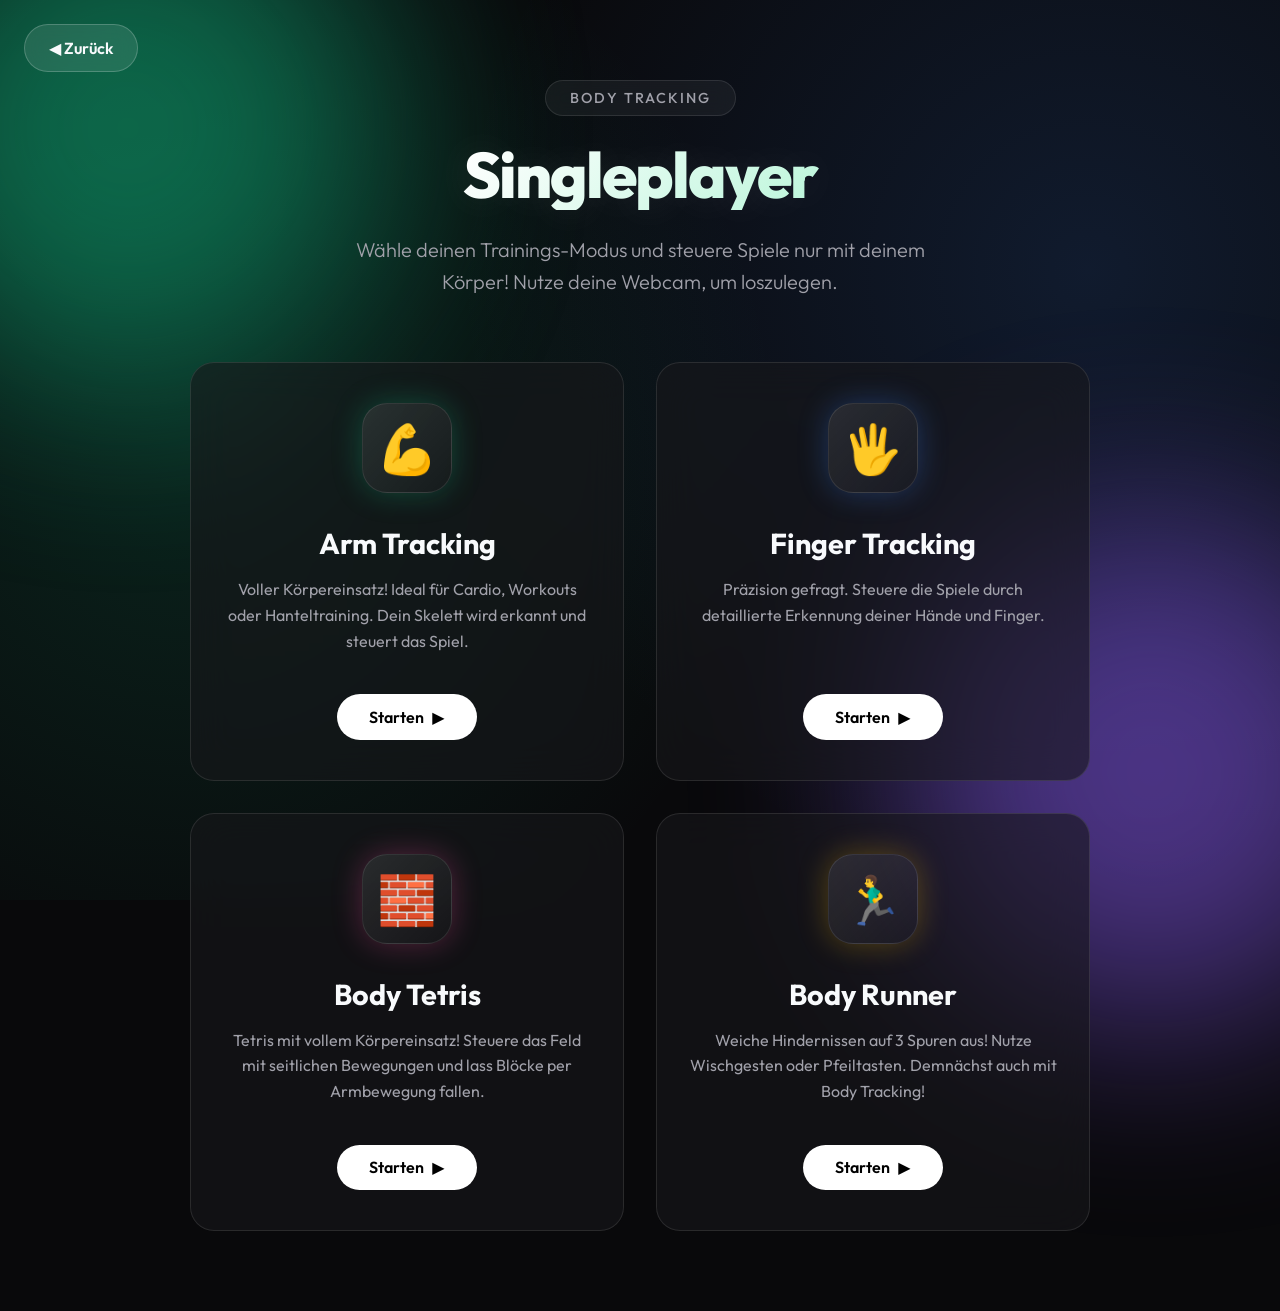
<file: projekte/singleplayer/index.html>
<!DOCTYPE html>
<html lang="de">

<head>
  <meta charset="UTF-8" />
  <meta name="viewport" content="width=device-width, initial-scale=1.0" />
  <title>Singleplayer Tracking</title>
  <link rel="preconnect" href="https://fonts.googleapis.com">
  <link rel="preconnect" href="https://fonts.gstatic.com" crossorigin>
  <link href="https://fonts.googleapis.com/css2?family=Outfit:wght@300;400;500;600;700;800&display=swap"
    rel="stylesheet">
  <style>
    :root {
      --bg: #09090b;
      --card-bg: rgba(24, 24, 27, 0.6);
      --card-border: rgba(255, 255, 255, 0.1);
      --text-main: #f8fafc;
      --text-muted: #a1a1aa;
      --accent-1: #10b981; /* Green focus for fitness/singleplayer */
      --accent-2: #3b82f6;
      --accent-3: #8b5cf6;
      --card-radius: 24px;
    }

    * {
      box-sizing: border-box;
      margin: 0;
      padding: 0;
    }

    body {
      font-family: 'Outfit', system-ui, -apple-system, sans-serif;
      color: var(--text-main);
      background-color: var(--bg);
      background-image:
        radial-gradient(circle at 15% 50%, rgba(16, 185, 129, 0.15), transparent 50%),
        radial-gradient(circle at 85% 30%, rgba(59, 130, 246, 0.15), transparent 50%);
      background-attachment: fixed;
      min-height: 100vh;
      display: flex;
      flex-direction: column;
      align-items: center;
      padding: 5rem 1.5rem;
      overflow-x: hidden;
    }

    /* Ambient animated background bubbles */
    body::before,
    body::after {
      content: '';
      position: fixed;
      width: 40vw;
      height: 40vw;
      border-radius: 50%;
      filter: blur(100px);
      z-index: -1;
      opacity: 0.5;
    }

    body::before {
      top: -10vw;
      left: -10vw;
      background: var(--accent-1);
      animation: drift 20s infinite alternate ease-in-out;
    }

    body::after {
      bottom: -10vw;
      right: -10vw;
      background: var(--accent-3);
      animation: drift 25s infinite alternate-reverse ease-in-out;
    }

    @keyframes drift {
      0% {
        transform: translate(0, 0) scale(1);
      }
      100% {
        transform: translate(5vw, 5vw) scale(1.1);
      }
    }

    .back-btn {
      position: absolute;
      top: 1.5rem;
      left: 1.5rem;
      padding: 0.8rem 1.5rem;
      border-radius: 99px;
      background: rgba(255, 255, 255, 0.1);
      border: 1px solid rgba(255, 255, 255, 0.2);
      color: var(--text-main);
      text-decoration: none;
      font-weight: 600;
      backdrop-filter: blur(10px);
      transition: all 0.3s ease;
      z-index: 100;
      display: flex;
      align-items: center;
      gap: 0.5rem;
    }

    .back-btn:hover {
      background: rgba(255, 255, 255, 0.2);
      transform: translateY(-2px);
      box-shadow: 0 10px 20px rgba(0,0,0,0.2);
    }

    header {
      text-align: center;
      margin-bottom: 4rem;
      animation: fadeDown 1s ease-out;
      position: relative;
      z-index: 10;
    }

    @keyframes fadeDown {
      from {
        opacity: 0;
        transform: translateY(-20px);
      }
      to {
        opacity: 1;
        transform: translateY(0);
      }
    }

    .title-badge {
      display: inline-block;
      padding: 0.5rem 1.5rem;
      border-radius: 99px;
      background: rgba(255, 255, 255, 0.05);
      border: 1px solid rgba(255, 255, 255, 0.1);
      font-size: 0.9rem;
      font-weight: 500;
      letter-spacing: 2px;
      text-transform: uppercase;
      color: var(--text-muted);
      margin-bottom: 1.5rem;
      backdrop-filter: blur(10px);
    }

    h1 {
      font-size: 4rem;
      font-weight: 800;
      letter-spacing: -0.03em;
      line-height: 1.1;
      margin-bottom: 1.5rem;
      background: linear-gradient(135deg, #fff 20%, #a7f3d0 100%);
      -webkit-background-clip: text;
      background-clip: text;
      -webkit-text-fill-color: transparent;
      text-shadow: 0 0 40px rgba(255, 255, 255, 0.1);
    }

    .subtitle {
      font-size: 1.25rem;
      color: var(--text-muted);
      font-weight: 300;
      max-width: 600px;
      margin: 0 auto;
      line-height: 1.6;
    }

    main {
      width: 100%;
      max-width: 900px;
      animation: fadeUp 1s ease-out 0.2s backwards;
      position: relative;
      z-index: 10;
    }

    @keyframes fadeUp {
      from {
        opacity: 0;
        transform: translateY(30px);
      }
      to {
        opacity: 1;
        transform: translateY(0);
      }
    }

    .games-grid {
      display: grid;
      grid-template-columns: repeat(auto-fill, minmax(350px, 1fr));
      gap: 2rem;
    }

    .game-card {
      background: var(--card-bg);
      border: 1px solid var(--card-border);
      border-radius: var(--card-radius);
      padding: 2.5rem 2rem;
      display: flex;
      flex-direction: column;
      align-items: center;
      text-align: center;
      text-decoration: none;
      color: var(--text-main);
      transition: all 0.4s cubic-bezier(0.175, 0.885, 0.32, 1.275);
      position: relative;
      overflow: hidden;
      backdrop-filter: blur(20px);
      -webkit-backdrop-filter: blur(20px);
    }

    .game-card::before {
      content: '';
      position: absolute;
      top: 0;
      left: 0;
      width: 100%;
      height: 100%;
      background: linear-gradient(180deg, rgba(255, 255, 255, 0.05) 0%, transparent 100%);
      opacity: 0;
      transition: opacity 0.4s ease;
      pointer-events: none;
    }

    .game-card:hover {
      transform: translateY(-10px) scale(1.02);
      border-color: rgba(255, 255, 255, 0.2);
      box-shadow: 0 30px 60px rgba(0, 0, 0, 0.4), inset 0 1px 0 rgba(255, 255, 255, 0.2);
    }

    .game-card:hover::before {
      opacity: 1;
    }

    .game-icon-wrapper {
      width: 90px;
      height: 90px;
      border-radius: 25px;
      display: flex;
      justify-content: center;
      align-items: center;
      font-size: 3rem;
      margin-bottom: 2rem;
      background: linear-gradient(135deg, rgba(255, 255, 255, 0.1), rgba(255, 255, 255, 0.02));
      border: 1px solid rgba(255, 255, 255, 0.1);
      box-shadow: 0 10px 20px rgba(0, 0, 0, 0.2);
      position: relative;
      z-index: 1;
      transition: all 0.4s ease;
    }

    .game-card:hover .game-icon-wrapper {
      transform: scale(1.1) rotate(5deg);
    }

    /* Glow Effekte */
    .icon-arm {
      box-shadow: 0 0 30px rgba(16, 185, 129, 0.3);
    }

    .game-card:hover .icon-arm {
      box-shadow: 0 0 40px rgba(16, 185, 129, 0.6);
      border-color: rgba(16, 185, 129, 0.4);
    }

    .icon-finger {
      box-shadow: 0 0 30px rgba(59, 130, 246, 0.3);
    }

    .game-card:hover .icon-finger {
      box-shadow: 0 0 40px rgba(59, 130, 246, 0.6);
      border-color: rgba(59, 130, 246, 0.4);
    }

    .icon-tetris {
      box-shadow: 0 0 30px rgba(236, 72, 153, 0.3);
    }

    .game-card:hover .icon-tetris {
      box-shadow: 0 0 40px rgba(236, 72, 153, 0.6);
      border-color: rgba(236, 72, 153, 0.4);
    }

    .icon-runner {
      box-shadow: 0 0 30px rgba(234, 179, 8, 0.3);
    }

    .game-card:hover .icon-runner {
      box-shadow: 0 0 40px rgba(234, 179, 8, 0.6);
      border-color: rgba(234, 179, 8, 0.4);
    }

    .game-title {
      font-size: 1.8rem;
      font-weight: 700;
      margin-bottom: 1rem;
      position: relative;
      z-index: 1;
    }

    .game-desc {
      font-size: 1rem;
      color: var(--text-muted);
      line-height: 1.6;
      margin-bottom: 2.5rem;
      position: relative;
      z-index: 1;
    }

    .play-btn {
      margin-top: auto;
      display: inline-flex;
      align-items: center;
      gap: 0.5rem;
      padding: 0.8rem 2rem;
      border-radius: 99px;
      background: white;
      color: black;
      font-weight: 600;
      font-size: 1rem;
      transition: all 0.3s ease;
      position: relative;
      z-index: 1;
    }

    .game-card:hover .play-btn {
      background: linear-gradient(135deg, var(--accent-1), var(--accent-2));
      color: white;
      padding: 0.8rem 2.5rem;
      box-shadow: 0 10px 20px rgba(16, 185, 129, 0.3);
    }

    .play-icon {
      transition: transform 0.3s ease;
    }

    .game-card:hover .play-icon {
      transform: translateX(5px);
    }

    @media (max-width: 768px) {
      h1 { font-size: 2.5rem; }
      .games-grid { grid-template-columns: 1fr; }
      body { padding: 4rem 1rem; }
      .game-card { padding: 1.5rem 1rem; }
    }
  </style>
</head>

<body>

  <a href="../../index.html" class="back-btn">
    ◀ Zurück
  </a>

  <header>
    <div class="title-badge">Body Tracking</div>
    <h1 id="main-title">Singleplayer</h1>
    <p class="subtitle">Wähle deinen Trainings-Modus und steuere Spiele nur mit deinem Körper! Nutze deine Webcam, um loszulegen.</p>
  </header>

  <main>
    <div class="games-grid">
      <!-- Arm Tracking -->
      <a href="arm-tracking.html" class="game-card">
        <div class="game-icon-wrapper icon-arm">
          💪
        </div>
        <h2 class="game-title">Arm Tracking</h2>
        <p class="game-desc">Voller Körpereinsatz! Ideal für Cardio, Workouts oder Hanteltraining. Dein Skelett wird erkannt und steuert das Spiel.</p>
        <div class="play-btn">
          Starten <span class="play-icon">▶</span>
        </div>
      </a>

      <!-- Finger Tracking -->
      <a href="finger-tracking.html" class="game-card">
        <div class="game-icon-wrapper icon-finger">
          🖐️
        </div>
        <h2 class="game-title">Finger Tracking</h2>
        <p class="game-desc">Präzision gefragt. Steuere die Spiele durch detaillierte Erkennung deiner Hände und Finger.</p>
        <div class="play-btn">
          Starten <span class="play-icon">▶</span>
        </div>
      </a>

      <!-- Body Tetris -->
      <a href="body-tetris.html" class="game-card">
        <div class="game-icon-wrapper icon-tetris">
          🧱
        </div>
        <h2 class="game-title">Body Tetris</h2>
        <p class="game-desc">Tetris mit vollem Körpereinsatz! Steuere das Feld mit seitlichen Bewegungen und lass Blöcke per Armbewegung fallen.</p>
        <div class="play-btn">
          Starten <span class="play-icon">▶</span>
        </div>
      </a>

      <!-- Body Runner -->
      <a href="body-runner.html" class="game-card">
        <div class="game-icon-wrapper icon-runner">
          🏃‍♂️
        </div>
        <h2 class="game-title">Body Runner</h2>
        <p class="game-desc">Weiche Hindernissen auf 3 Spuren aus! Nutze Wischgesten oder Pfeiltasten. Demnächst auch mit Body Tracking!</p>
        <div class="play-btn">
          Starten <span class="play-icon">▶</span>
        </div>
      </a>
    </div>
  </main>

</body>

</html>
</file>
